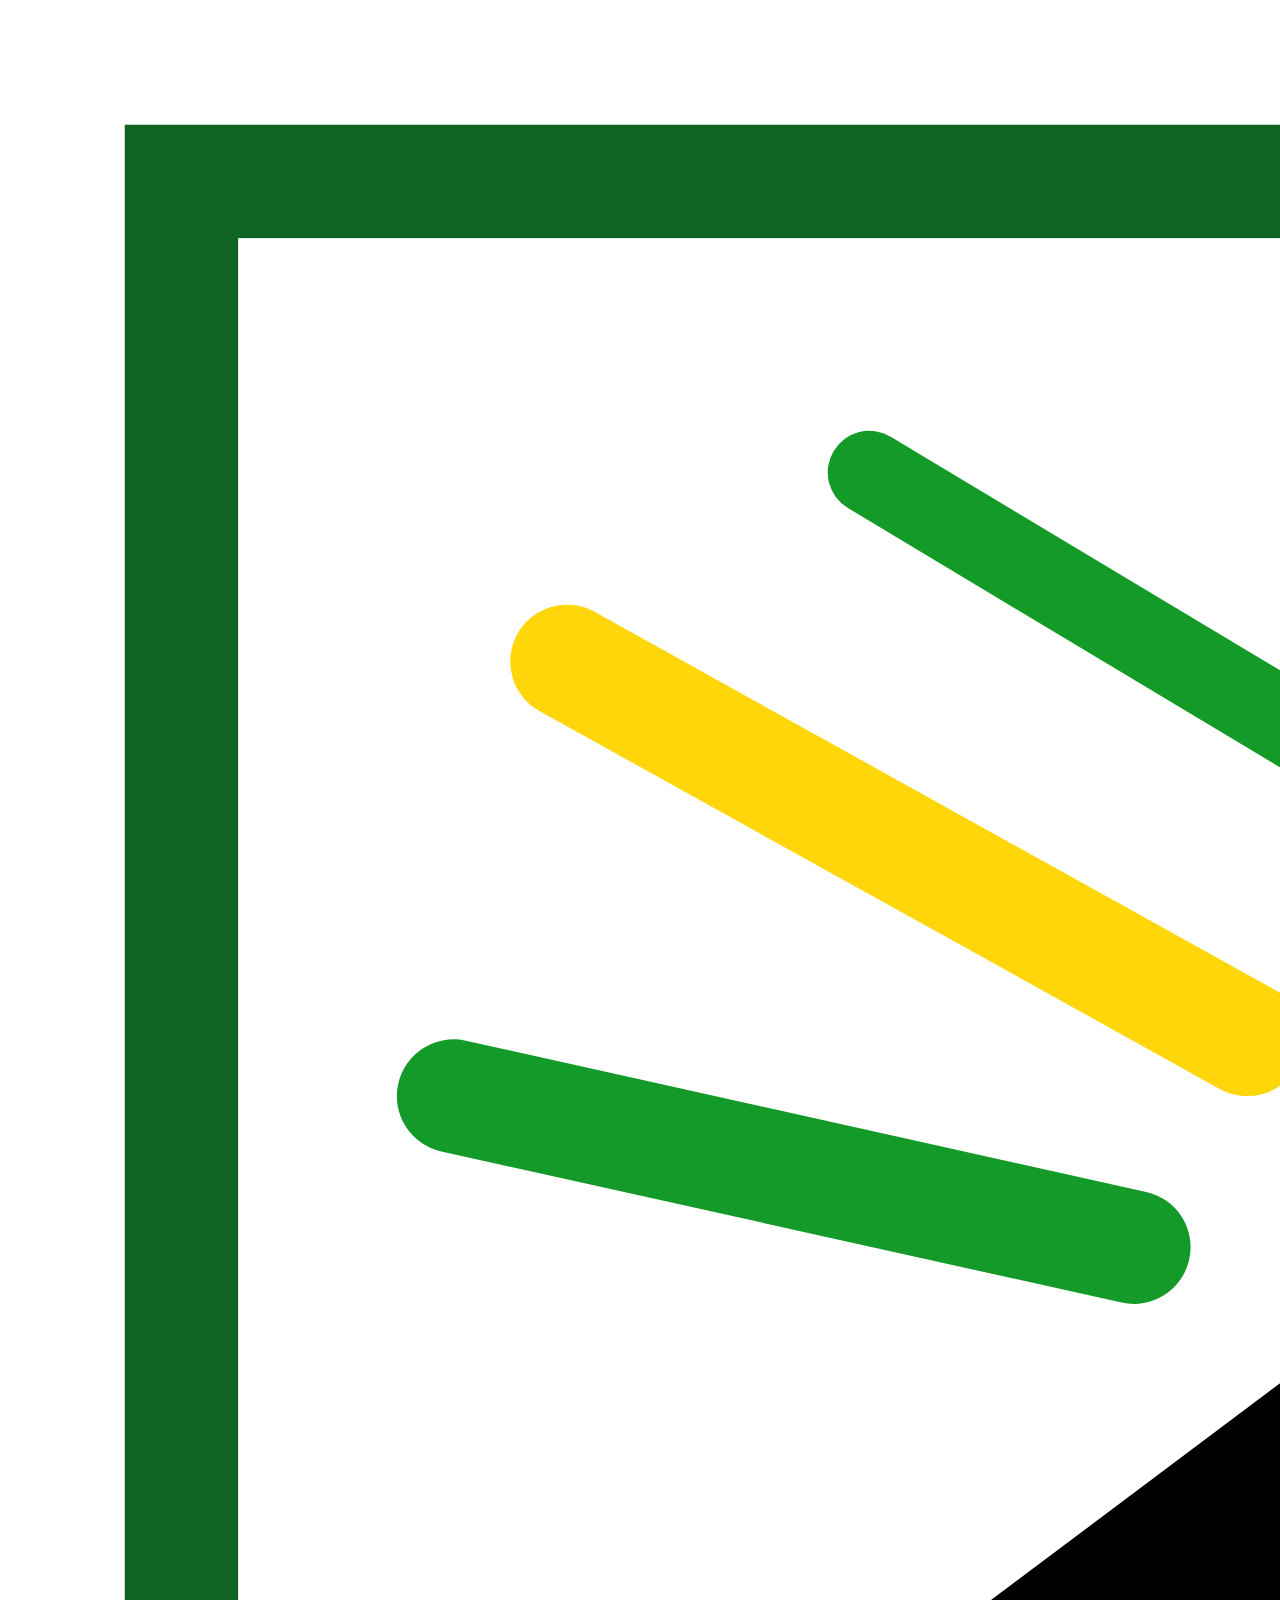
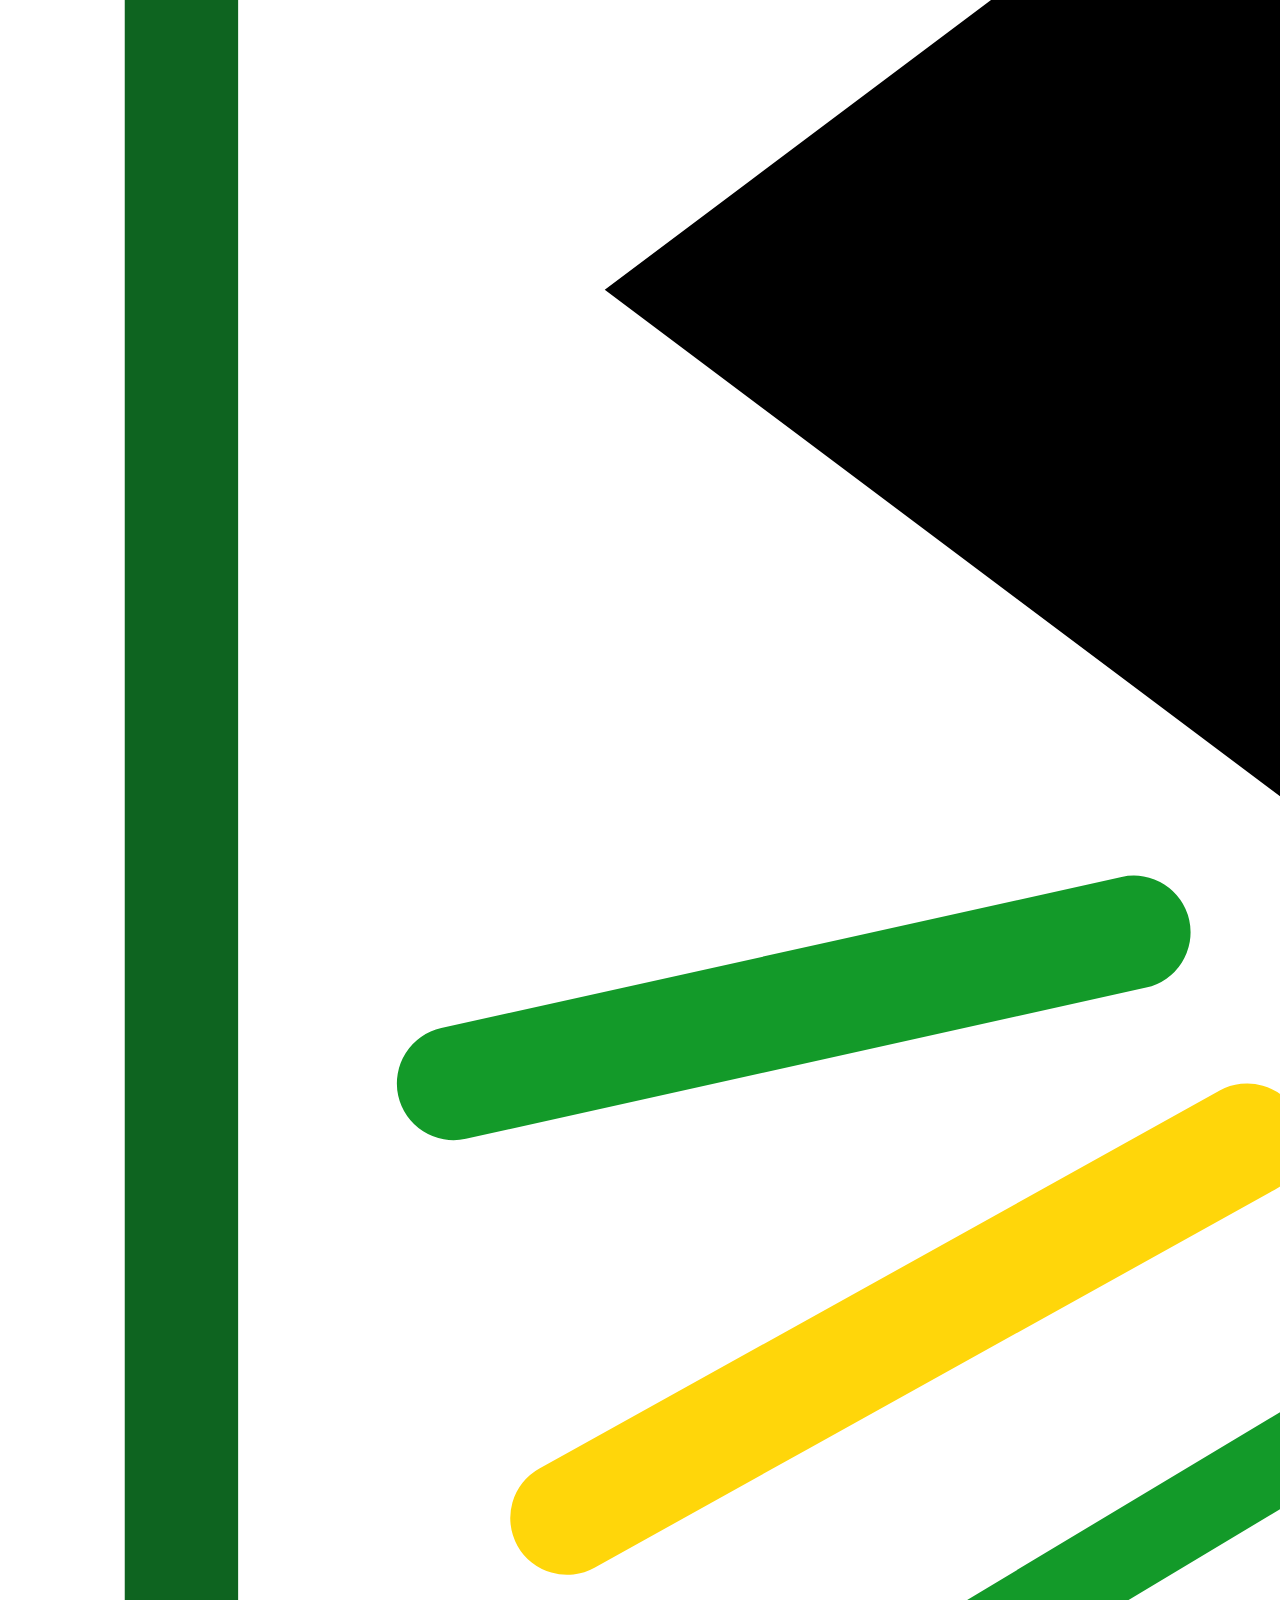
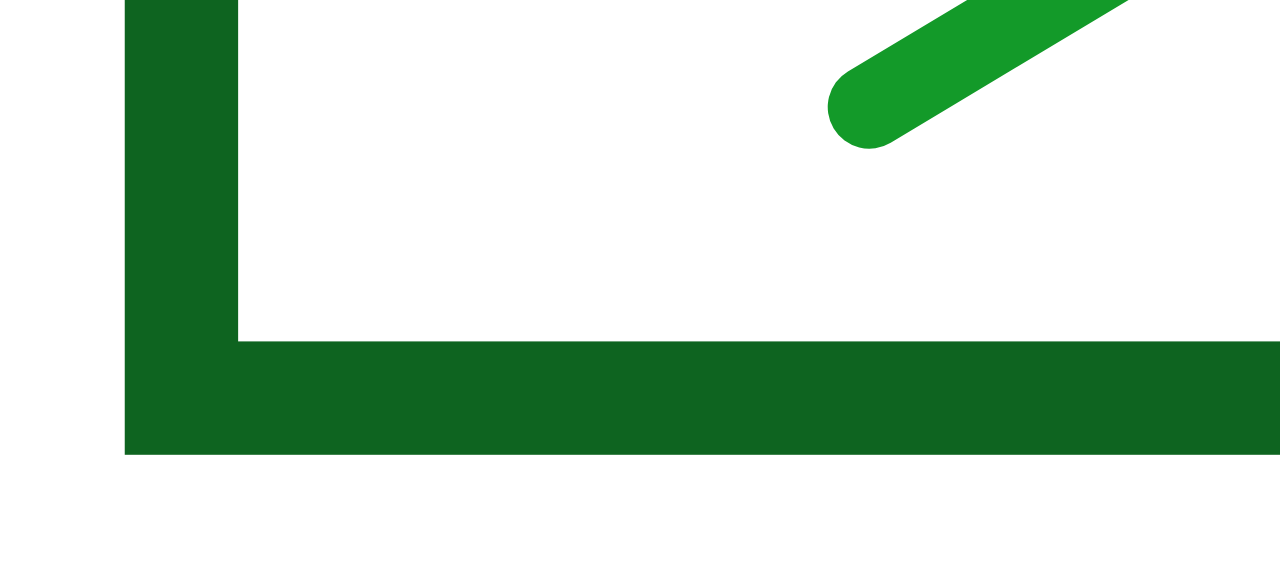
<file: materiale/banner/banner-deschidere-clasic.html>
<!doctype html>
<html lang="ro">
<head>
<meta charset="utf-8">
<title>Banner deschidere — 4200 × 1000 / 1200 mm</title>
<!--
  Banner „S-a deschis piața”, 4,2 m lungime, la dimensiune reală (1 unitate = 1 mm).
  Înălțimea implicită e 1 m; cu ?inaltime=1200 devine 1,2 m (săgeata crește, pastila e mai înaltă).
  Săgeata e implicit în stânga; cu ?sageata=dreapta în adresă se mută în dreapta.
  Dimensiunea textelor se calculează automat ca să umple exact spațiul.
  PDF-ul se generează cu: node materiale/banner/genereaza.js
-->
<link href="https://fonts.googleapis.com/css2?family=Anton&family=Paytone+One&display=block" rel="stylesheet">
<style>
  @page { size: 4200mm 1000mm; margin: 0; }
  * { margin: 0; padding: 0; }
  html, body { width: 4200mm; height: 1000mm; background: #fff; }
  body { -webkit-print-color-adjust: exact; print-color-adjust: exact; }
  svg { display: block; width: 4200mm; height: 1000mm; }
</style>
</head>
<body>
<svg id="b" viewBox="0 0 4200 1000" xmlns="http://www.w3.org/2000/svg">
  <defs>
    <linearGradient id="arrowFill" x1="0" y1="0" x2="0" y2="1">
      <stop offset="0" stop-color="#45c93a"/>
      <stop offset=".55" stop-color="#1f9e2a"/>
      <stop offset="1" stop-color="#0f7a1f"/>
    </linearGradient>
    <linearGradient id="pillFill" x1="0" y1="0" x2="0" y2="1">
      <stop offset="0" stop-color="#17782a"/>
      <stop offset="1" stop-color="#0a5219"/>
    </linearGradient>
  </defs>

  <!-- fundal și chenar -->
  <rect id="bg" width="4200" height="1000" fill="#ffffff"/>
  <rect id="frame" x="48" y="48" width="4104" height="904" fill="none" stroke="#0e6420" stroke-width="30"/>

  <!-- săgeata + liniuțele decorative (se oglindesc pentru varianta dreapta) -->
  <g id="arrowSide">
    <g id="arrow">
      <path id="arrowPath" d="M160 500 L660 125 L660 330 L920 330 L920 670 L660 670 L660 875 Z"/>
    </g>
    <g stroke-linecap="round" fill="none">
      <g id="leftTop">
      <!-- stânga sus -->
      <line x1="150" y1="175" x2="330" y2="275" stroke="#ffd60a" stroke-width="30"/>
      <line x1="120" y1="290" x2="300" y2="330" stroke="#139a29" stroke-width="30"/>
      <line x1="230" y1="125" x2="380" y2="215" stroke="#139a29" stroke-width="22"/>
      </g>
      <g id="leftBottom">
      <!-- stânga jos -->
      <line x1="150" y1="825" x2="330" y2="725" stroke="#ffd60a" stroke-width="30"/>
      <line x1="120" y1="710" x2="300" y2="670" stroke="#139a29" stroke-width="30"/>
      <line x1="230" y1="875" x2="380" y2="785" stroke="#139a29" stroke-width="22"/>
      </g>
    </g>
  </g>

  <g id="farSide" stroke-linecap="round" fill="none">
    <!-- dreapta sus -->
    <line x1="4060" y1="130" x2="3955" y2="235" stroke="#ffd60a" stroke-width="30"/>
    <line x1="4085" y1="275" x2="3965" y2="320" stroke="#139a29" stroke-width="28"/>
    <line x1="3960" y1="120" x2="3905" y2="185" stroke="#139a29" stroke-width="20"/>
    <g id="farBottom">
    <!-- dreapta jos -->
    <line x1="4060" y1="870" x2="3955" y2="765" stroke="#ffd60a" stroke-width="30"/>
    <line x1="4085" y1="725" x2="3965" y2="680" stroke="#139a29" stroke-width="28"/>
    <line x1="3960" y1="880" x2="3905" y2="815" stroke="#139a29" stroke-width="20"/>
    </g>
  </g>

  <!-- textul -->
  <g id="title"></g>
  <g id="pill"></g>
</svg>

<script>
(async function () {
  await document.fonts.load('100px "Paytone One"', "ȚȘĂ");
  await document.fonts.load('100px "Anton"');
  await document.fonts.ready;

  var NS = "http://www.w3.org/2000/svg";
  var q = new URLSearchParams(location.search);
  var right = q.get("sageata") === "dreapta";
  // Înălțimea bannerului (mm): 1000 implicit, sau ce vine din ?inaltime=
  var H = parseInt(q.get("inaltime") || "1000", 10), extra = H - 1000;
  ["html", "body", "svg"].forEach(function (s) { document.querySelector(s).style.height = H + "mm"; });
  // mărimea paginii PDF trebuie să urmeze și ea înălțimea aleasă
  var pageStyle = document.createElement("style");
  pageStyle.textContent = "@page { size: 4200mm " + H + "mm; margin: 0; }";
  document.head.appendChild(pageStyle);
  var svg = document.getElementById("b");
  svg.setAttribute("viewBox", "0 0 4200 " + H);
  document.getElementById("bg").setAttribute("height", H);
  document.getElementById("frame").setAttribute("height", H - 96);
  // liniuțele de jos coboară în colțurile de jos
  document.getElementById("leftBottom").setAttribute("transform", "translate(0 " + extra + ")");
  document.getElementById("farBottom").setAttribute("transform", "translate(0 " + extra + ")");
  // săgeata rămâne centrată pe înălțime și crește puțin (12% la 1,2 m), cu vârful pe loc
  var k = 1; // săgeata rămâne la aceeași mărime, ca textul să aibă mai mult loc
  function el(name, attrs, parent) {
    var e = document.createElementNS(NS, name);
    for (var k in attrs) e.setAttribute(k, attrs[k]);
    if (parent) parent.appendChild(e);
    return e;
  }
  // Măsurare exactă a literelor (fără spațiul gol de deasupra / dedesubt)
  var ctx = document.createElement("canvas").getContext("2d");
  function metrics(text, family, size, spacing) {
    ctx.font = size + 'px "' + family + '"';
    ctx.letterSpacing = (spacing || 0) * size + "px";
    var m = ctx.measureText(text), h = ctx.measureText("H");
    return { width: m.actualBoundingBoxLeft + m.actualBoundingBoxRight, left: m.actualBoundingBoxLeft, cap: h.actualBoundingBoxAscent };
  }
  // Mărimea fontului la care textul are exact lățimea dorită
  function fit(text, family, width, spacing) {
    return 1000 * width / metrics(text, family, 1000, spacing).width;
  }

  // Săgeata: contur verde închis, linie albă, interior în degrade
  var p = document.getElementById("arrowPath").getAttribute("d");
  var arrow = document.getElementById("arrow");
  arrow.innerHTML = "";
  el("path", { d: p, fill: "none", stroke: "#0b5a1c", "stroke-width": 64, "stroke-linejoin": "round" }, arrow);
  el("path", { d: p, fill: "none", stroke: "#ffffff", "stroke-width": 30, "stroke-linejoin": "round" }, arrow);
  el("path", { d: p, fill: "url(#arrowFill)", stroke: "#0b5a1c", "stroke-width": 4, "stroke-linejoin": "round" }, arrow);
  el("path", { d: "M300 500 L640 245 L640 360", fill: "none", stroke: "rgba(255,255,255,.35)", "stroke-width": 14, "stroke-linecap": "round", "stroke-linejoin": "round" }, arrow);
  arrow.setAttribute("transform", "translate(0 " + extra / 2 + ") translate(160 500) scale(" + k + ") translate(-160 -500)");

  // Zona pentru text (între săgeată și liniuțele din capăt)
  // în varianta „dreapta” zona e oglindită exact
  var start = 1010 + (k - 1) * (920 - 160); // textul începe după săgeată
  var x0 = right ? 4200 - 3870 : start, x1 = right ? 4200 - start : 3870;
  if (right) {
    document.getElementById("arrowSide").setAttribute("transform", "translate(4200 0) scale(-1 1)");
    document.getElementById("farSide").setAttribute("transform", "translate(4200 0) scale(-1 1)");
  }
  var w = x1 - x0;

  // Rândul 1: „S-A DESCHIS PIAȚA” — verde, contur galben, umbră
  var t1 = "S-A DESCHIS PIAȚA", f1 = "Paytone One";
  var sp1 = 0.045; // spațiu între litere (din mărimea fontului), ca să nu se lipească literele cu contur
  var s1 = fit(t1, f1, w, sp1), m1 = metrics(t1, f1, s1, sp1);   // cât toată lățimea pastilei
  var base1 = 160 + extra * 0.35 + m1.cap;
  var tx1 = x0 + (w - m1.width) / 2 + m1.left;                     // centrat deasupra pastilei
  var title = document.getElementById("title");
  // Literele roșii se înalță (până la +40%), păstrând linia de bază: vârful urcă spre chenarul de sus
  var pyFixed = 160 + extra * 0.35 + metrics(t1, f1, fit(t1, f1, w - 40, 0.055), 0.055).cap + 120; // pastila rămâne exact unde era
  // Textul din pastilă: aceeași mărime și poziție ca înainte (calculat față de pastila veche)
  var py0 = pyFixed, ph0 = (H - 120) - py0;
  var t2 = "AGROALIMENTARĂ TINERETULUI", f2 = "Anton";
  var s2 = fit(t2, f2, w - 90), m2 = metrics(t2, f2, s2);
  var maxCap = ph0 * 0.62;
  if (m2.cap > maxCap) { s2 = s2 * maxCap / m2.cap; m2 = metrics(t2, f2, s2); }
  var sy = Math.min(1.15, Math.max(1, maxCap / m2.cap));
  var textBase = py0 + ph0 / 2 + m2.cap * sy / 2, textCap = m2.cap * sy;
  // Pastila nouă: puțin mai mică (sus cu 4 cm, jos cu 1,5 cm, nimic pe lățime), textul rămâne pe loc
  var oldPadTop = (textBase - textCap) - py0, oldPadBottom = (py0 + ph0) - textBase;
  var padTop = Math.max(oldPadTop - 40, 68), padBottom = Math.max(oldPadBottom - 15, 60); // loc pentru căciula lui Ă
  var py = textBase - textCap - padTop, ph = (textBase + padBottom) - py, pr = 66;
  var px = x0, pw = w;
  var pyFixedOld = pyFixed; pyFixed = py;              // titlul se raportează la noua margine de sus a pastilei

  // Titlul (cu tot cu virgula de sub Ț) stă la mijloc între chenarul de sus și pastilă,
  // cu același spațiu liber deasupra și dedesubt, și e cât de înalt încape
  ctx.font = s1 + 'px "' + f1 + '"';
  var desc = ctx.measureText("Ț").actualBoundingBoxDescent;          // cât coboară virgula
  // mai mult loc deasupra, mai puțin dedesubt => titlul stă puțin mai jos
  var frameIn = 63, pillTop = pyFixed - 11, ol = 14, spaceTop = 54, spaceBottom = 24; // mm (jos include umbra virgulei)
  var avail = (pillTop - ol - spaceBottom) - (frameIn + ol + spaceTop);
  var sy1 = Math.min(1.7, Math.max(1, avail / (m1.cap + desc)));
  var used = (m1.cap + desc) * sy1;
  base1 = frameIn + ol + spaceTop + (avail - used) / 2 + m1.cap * sy1;
  title.setAttribute("transform", "translate(0 " + base1 + ") scale(1 " + sy1 + ") translate(0 " + (-base1) + ")");
  // conturul rămâne la fel de gros pe orizontală și pe verticală
  var unit = svg.getScreenCTM().a;                     // px pe mm pe ecran
  var outline = { "vector-effect": "non-scaling-stroke", "stroke-width": 28 * unit, "stroke-linejoin": "round" };
  var common1 = { x: tx1, y: base1, "font-family": f1, "font-size": s1, "letter-spacing": s1 * sp1 };
  // „S-A DESCHIS” cu roșu, „PIAȚA” cu verde (ca înainte); fiecare cu umbra lui
  var parts = [
    { text: "S-A DESCHIS ", color: "#d7261e", shadow: "#6e1410" },
    { text: "PIAȚA",        color: "#0e6420", shadow: "#0b4a17" }
  ];
  function layer(attrs, colorKey, withStroke) {
    var t = el("text", Object.assign({}, common1, attrs), title);
    parts.forEach(function (pt) {
      var c = colorKey ? pt[colorKey] : attrs.fill;
      // „vector-effect” nu se moștenește, așa că îl punem pe fiecare cuvânt
      var span = el("tspan", withStroke ? { fill: c, stroke: c, "vector-effect": "non-scaling-stroke", "stroke-width": 28 * unit } : { fill: c }, t);
      span.textContent = pt.text;
    });
  }
  layer(Object.assign({}, outline, { x: tx1 + 12, y: base1 + 14 / sy1 }), "shadow", true); // umbra
  el("text", Object.assign({}, common1, outline, { fill: "#ffd60a", stroke: "#ffd60a" }), title).textContent = t1; // conturul galben
  layer({}, "color", false);                                                              // literele

  // Rândul 2: pastila verde cu „AGROALIMENTARĂ TINERETULUI”
  var pill = document.getElementById("pill");
  el("rect", { x: px + 14, y: py + 18, width: pw, height: ph, rx: pr, fill: "#0b4a17" }, pill);
  el("rect", { x: px, y: py, width: pw, height: ph, rx: pr, fill: "url(#pillFill)", stroke: "#ffd60a", "stroke-width": 22 }, pill);
  el("text", { x: x0 + (w - m2.width) / 2 + m2.left, y: 0, "font-family": f2, "font-size": s2, fill: "#ffffff",
    transform: "translate(0 " + textBase + ") scale(1 " + sy + ")" }, pill).textContent = t2;

  window.__gata = true;
})();
</script>
</body>
</html>
</file>
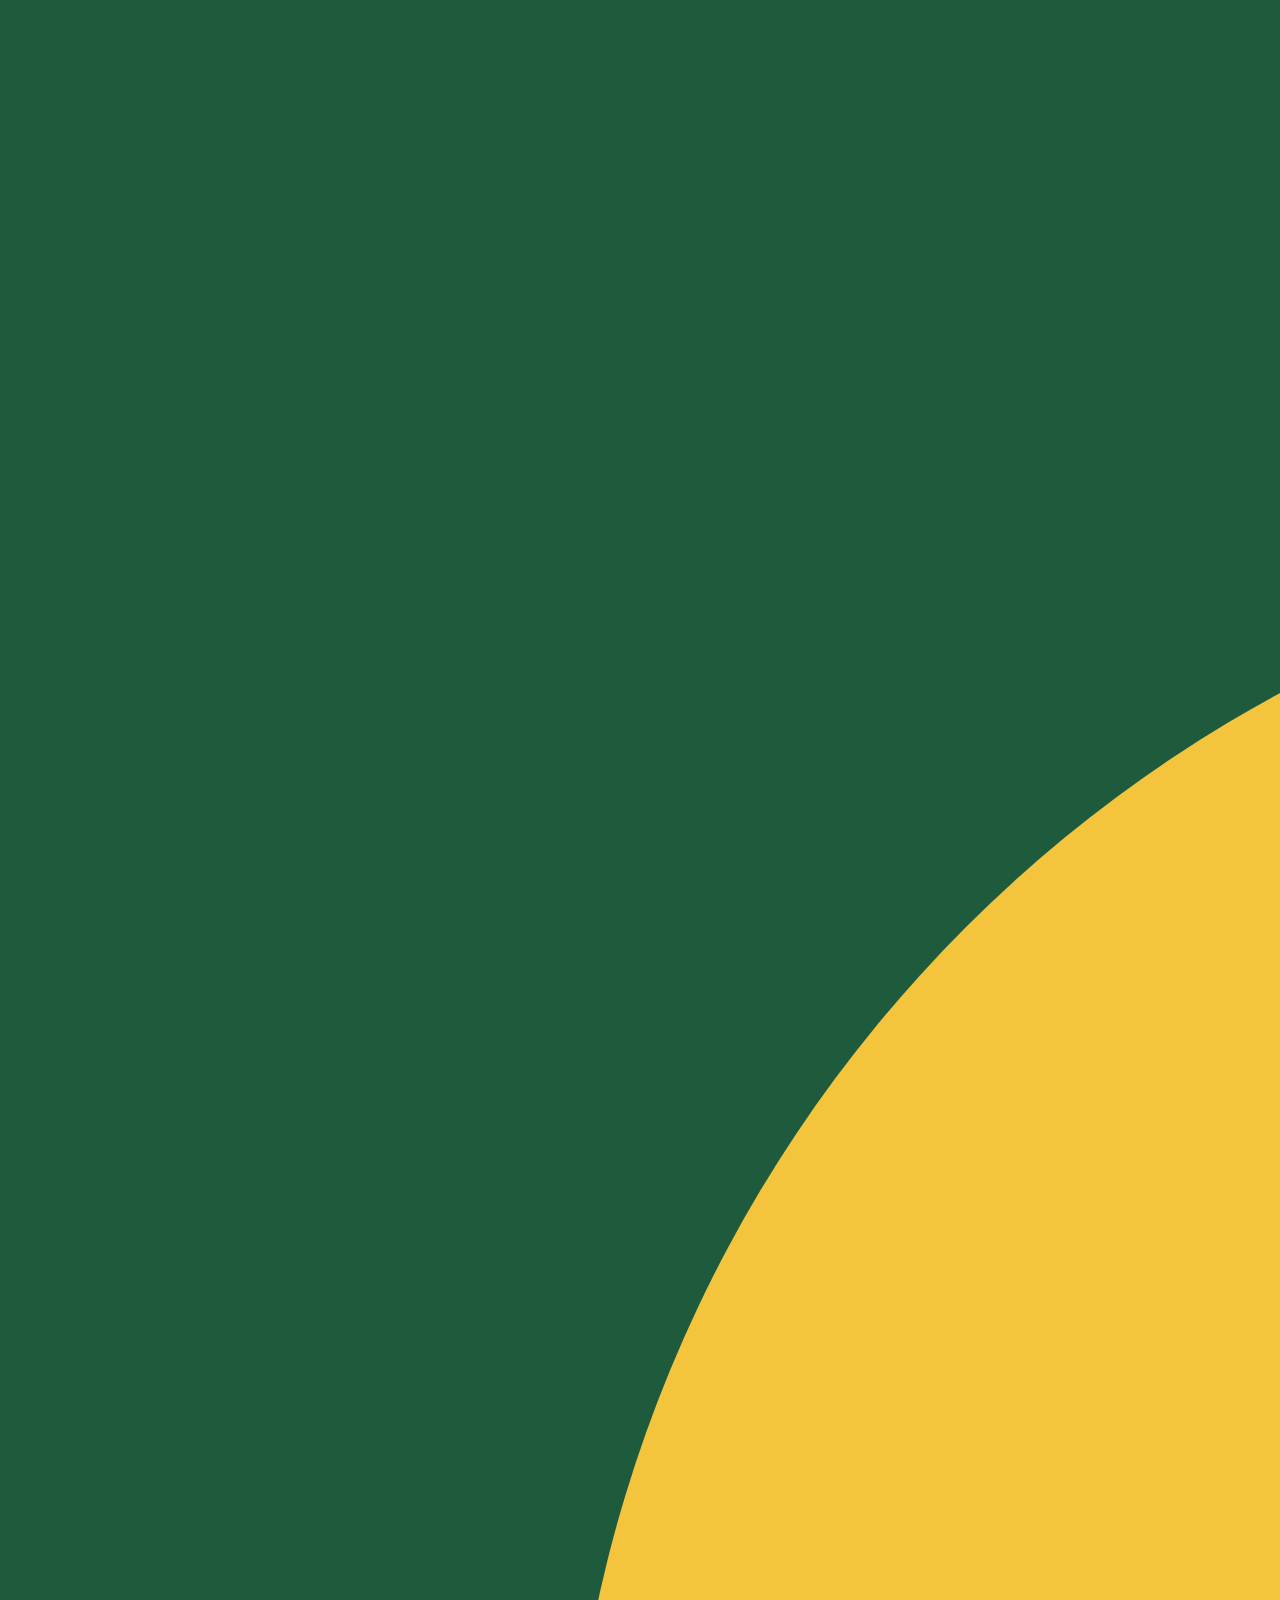
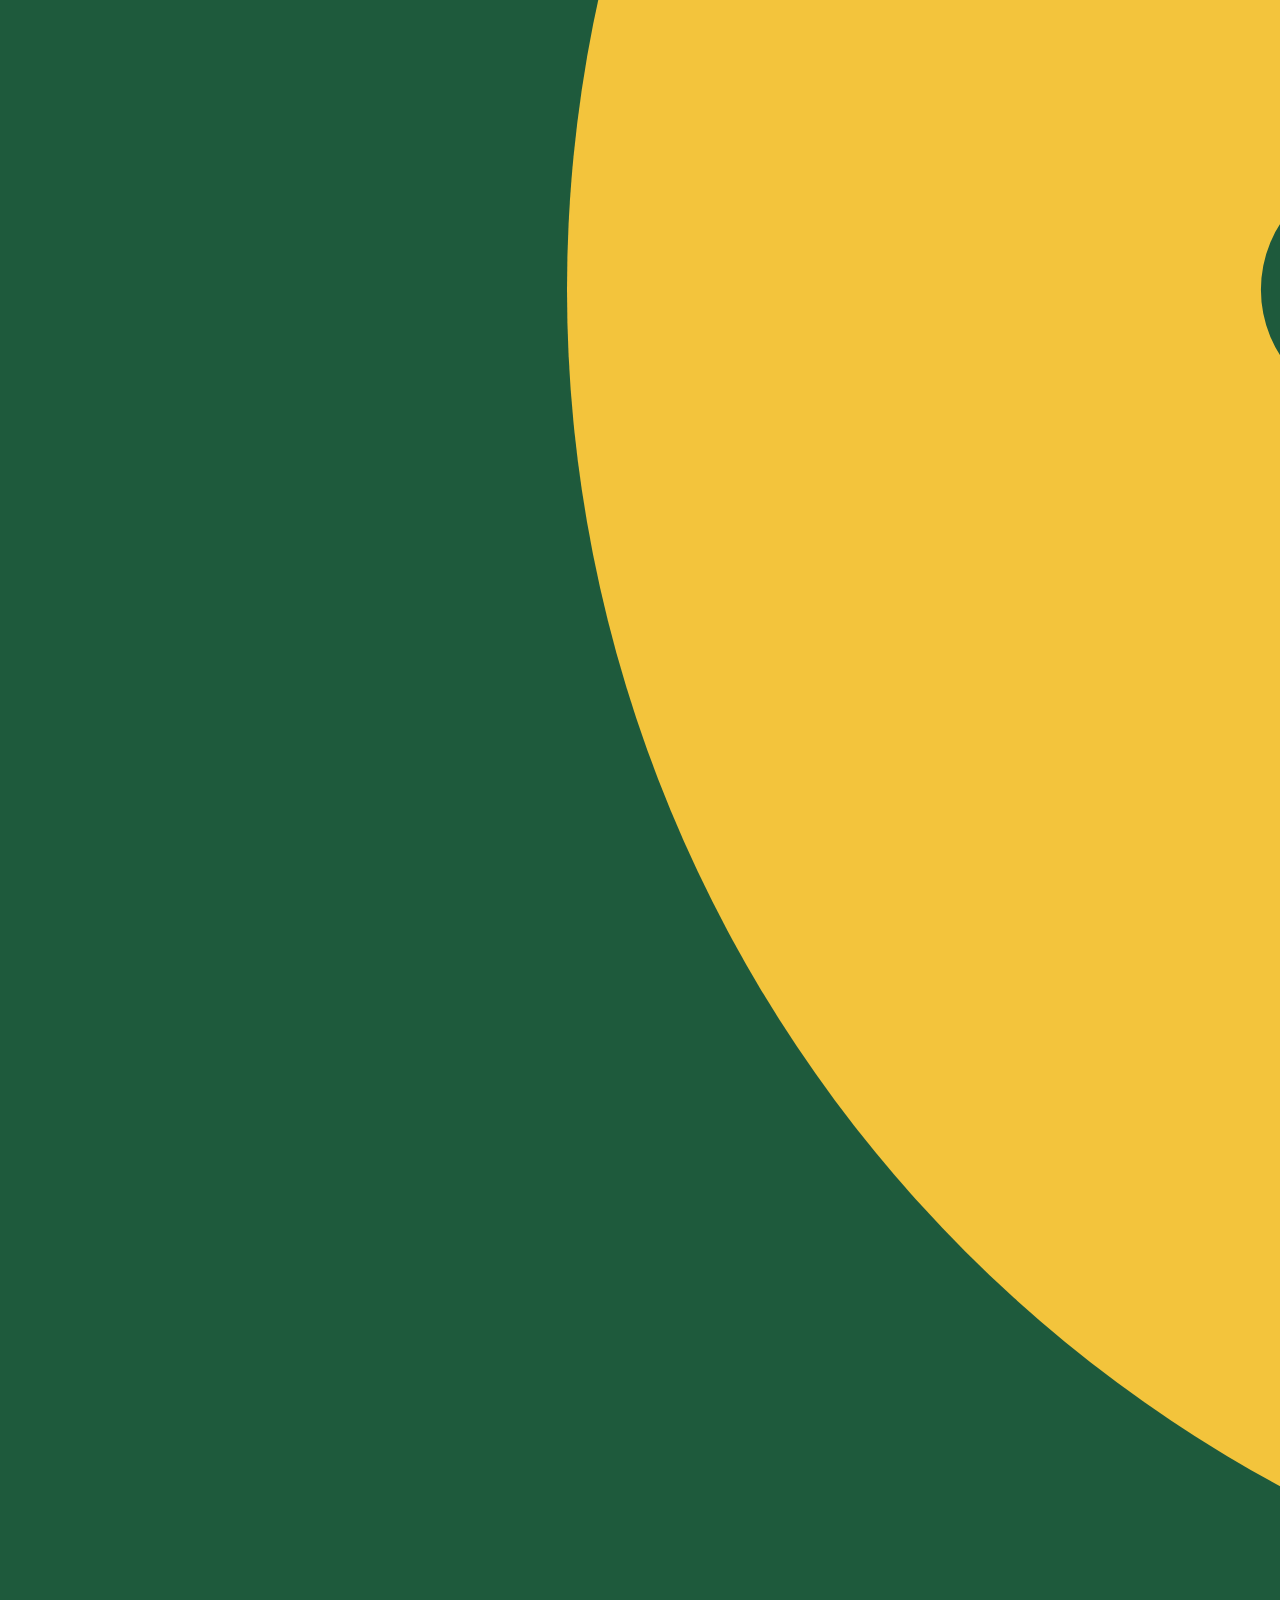
<file: materiale/banner/banner-deschidere.html>
<!doctype html>
<html lang="ro">
<head>
<meta charset="utf-8">
<title>Banner deschidere — 4200 × 1000 mm</title>
<!--
  Banner „S-a deschis Piața Tineretului”, 4,2 m × 1 m, la dimensiune reală (1:1, măsuri în mm).
  Săgeata e implicit în stânga; cu ?sageata=dreapta în adresă se mută în dreapta.
  Rândul mare („Piața Tineretului”) își calculează singur mărimea ca să umple exact lățimea.
  PDF-ul se generează cu: node materiale/banner/genereaza.js
-->
<link href="https://fonts.googleapis.com/css2?family=Bricolage+Grotesque:opsz,wght@12..96,600;12..96,700&family=Geist:wght@500;600&display=block" rel="stylesheet">
<style>
  @page { size: 4200mm 1000mm; margin: 0; }
  :root {
    --green: #1e5a3c;
    --green-light: #23613f;
    --yellow: #f3c43c;
    --white: #ffffff;
  }
  * { box-sizing: border-box; margin: 0; padding: 0; }
  html, body { width: 4200mm; height: 1000mm; }
  body { -webkit-print-color-adjust: exact; print-color-adjust: exact; background: var(--green); }

  .banner { position: relative; width: 4200mm; height: 1000mm; overflow: hidden; background: var(--green); color: var(--white); }

  /* frunza din logo, mare, ca element de fundal (tăiată de margine) */
  .watermark { position: absolute; top: -230mm; right: -330mm; width: 1500mm; height: 1500mm; }
  .watermark path { fill: none; stroke: var(--green-light); stroke-width: 1.5; stroke-linecap: round; stroke-linejoin: round; }

  /* săgeata în cerc */
  .arrow { position: absolute; top: 140mm; left: 150mm; width: 720mm; height: 720mm; }
  .arrow circle { fill: var(--yellow); }
  .arrow path { fill: none; stroke: var(--green); stroke-width: 18; stroke-linecap: round; stroke-linejoin: round; }

  /* textul */
  .text {
    position: absolute; top: 0; bottom: 0; left: 1040mm; right: 160mm;
    display: flex; flex-direction: column; justify-content: center;
  }
  .kicker {
    font: 600 175mm/1 "Bricolage Grotesque", sans-serif; letter-spacing: -4mm;
    color: var(--yellow);
    margin-bottom: 30mm;
  }
  .name {
    font: 600 330mm/0.9 "Bricolage Grotesque", sans-serif; letter-spacing: -10mm;
    white-space: nowrap;
    margin-left: -10mm;
  }
  .meta {
    margin-top: 72mm;
    display: flex; align-items: center; gap: 36mm;
    font: 500 66mm/1 "Geist", sans-serif; color: rgba(255, 255, 255, .88);
    white-space: nowrap;
  }
  .meta b { font-weight: 600; color: var(--white); letter-spacing: 7mm; }
  .meta i { width: 16mm; height: 16mm; border-radius: 50%; background: var(--yellow); display: block; flex: none; }

  /* varianta cu săgeata în dreapta */
  .right .arrow { left: auto; right: 150mm; }
  .right .arrow svg { transform: scaleX(-1); }
  .right .text { left: 160mm; right: 1040mm; }
  .right .watermark { right: auto; left: -330mm; transform: scaleX(-1); }
</style>
</head>
<body>
  <div class="banner" id="banner">
    <svg class="watermark" viewBox="0 0 32 32" aria-hidden="true"><path d="M9 23c0-8.3 5.7-14 14-14 0 8.3-5.7 14-14 14Z"/><path d="M9 23l8-8"/></svg>

    <div class="arrow"><svg viewBox="0 0 200 200" width="100%" height="100%" aria-hidden="true">
      <circle cx="100" cy="100" r="100"/>
      <path d="M140 100 H62 M98 62 L60 100 L98 138"/>
    </svg></div>

    <div class="text">
      <p class="kicker">S-a deschis</p>
      <h1 class="name" id="name">Piața Tineretului</h1>
      <p class="meta"><b>AGROALIMENTARĂ</b><i></i>Producători locali<i></i>Str. Tineretului 30, Dudu</p>
    </div>
  </div>

<script>
(async function () {
  if (new URLSearchParams(location.search).get("sageata") === "dreapta") document.getElementById("banner").classList.add("right");
  await document.fonts.load('600 100px "Bricolage Grotesque"', "ȚȘĂ");
  await document.fonts.load('500 100px "Geist"', "ȚȘĂ");
  await document.fonts.ready;

  // „Piața Tineretului” umple exact lățimea zonei de text
  var name = document.getElementById("name"), box = name.parentElement;
  var target = box.clientWidth;
  var r = document.createRange(); r.selectNodeContents(name);
  var size = parseFloat(getComputedStyle(name).fontSize);
  var ls = parseFloat(getComputedStyle(name).letterSpacing) / size;
  var w = r.getBoundingClientRect().width;
  size = size * target / w;
  name.style.fontSize = size + "px";
  name.style.letterSpacing = ls * size + "px";

  // rândul de jos nu are voie să fie mai lat decât numele
  var meta = document.querySelector(".meta"), rm = document.createRange(); rm.selectNodeContents(meta);
  var mw = rm.getBoundingClientRect().width;
  if (mw > target) meta.style.fontSize = parseFloat(getComputedStyle(meta).fontSize) * target / mw + "px";

  window.__gata = true;
})();
</script>
</body>
</html>
</file>
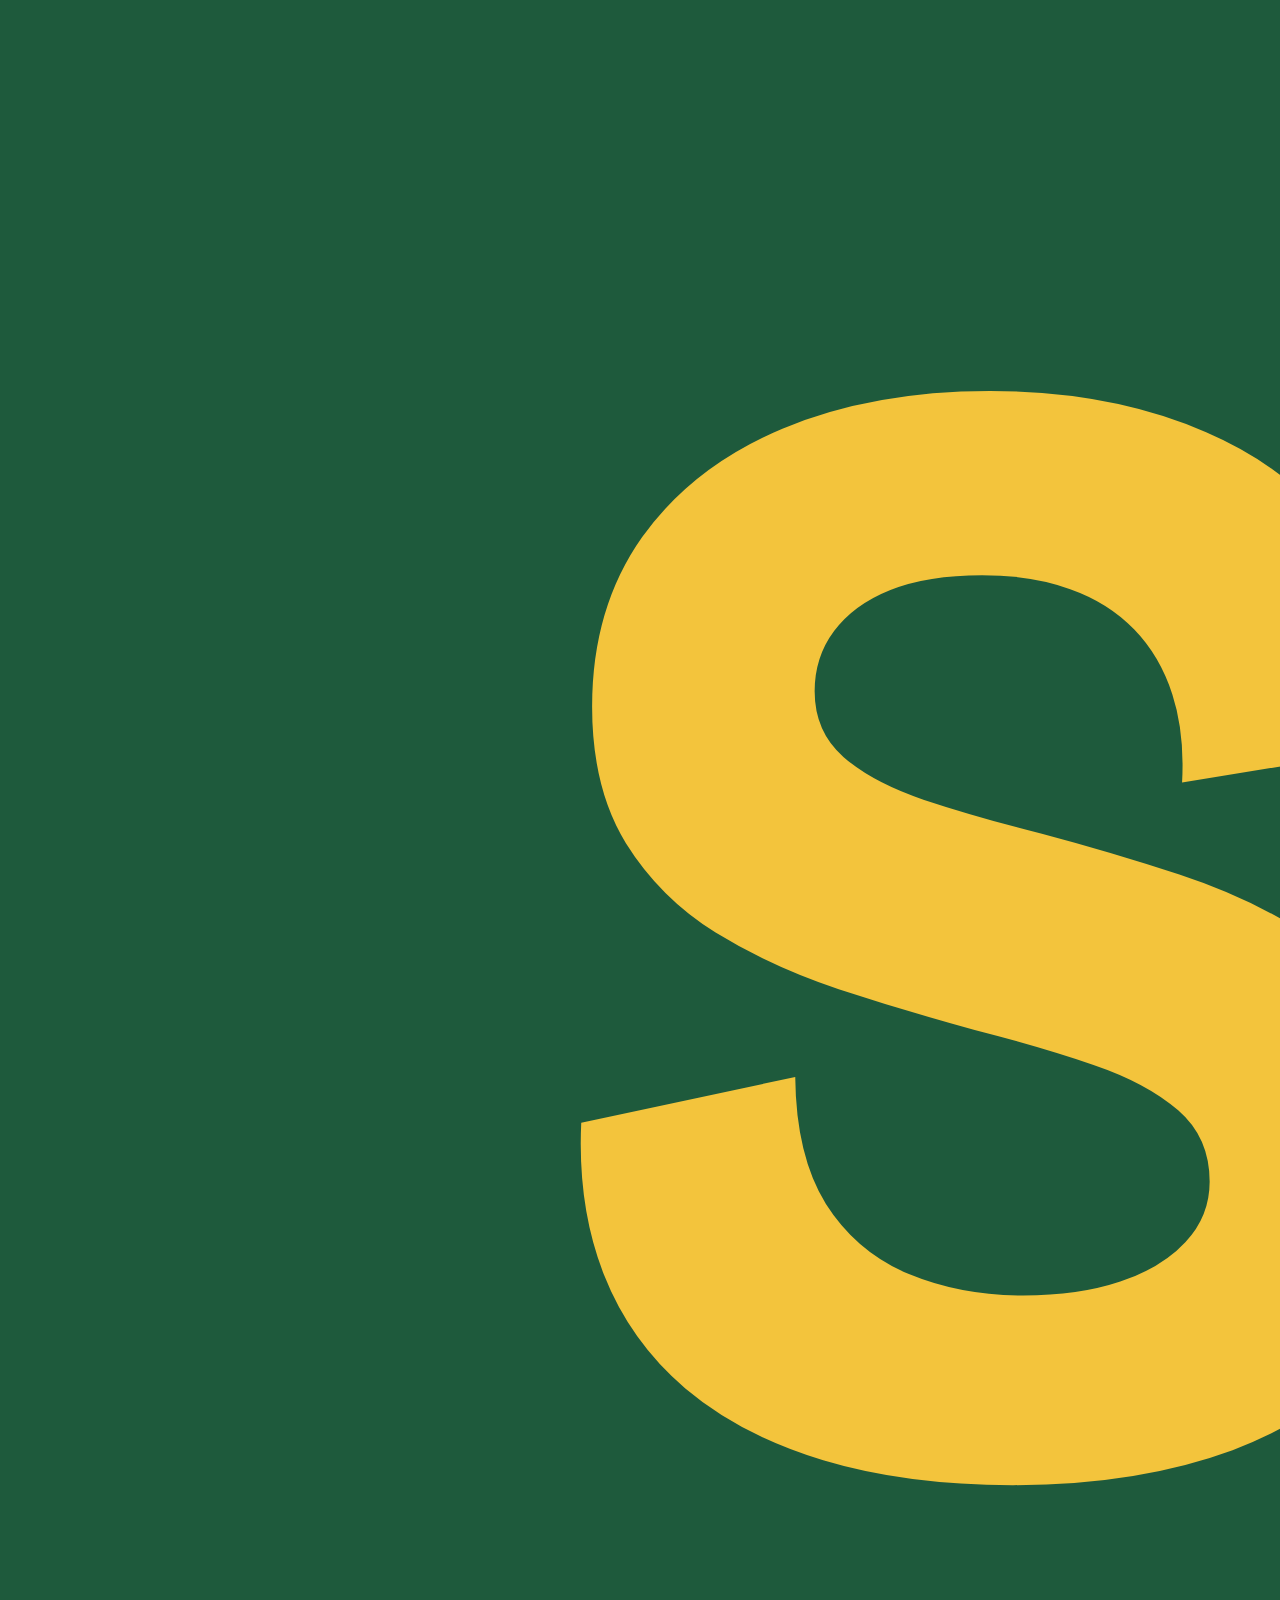
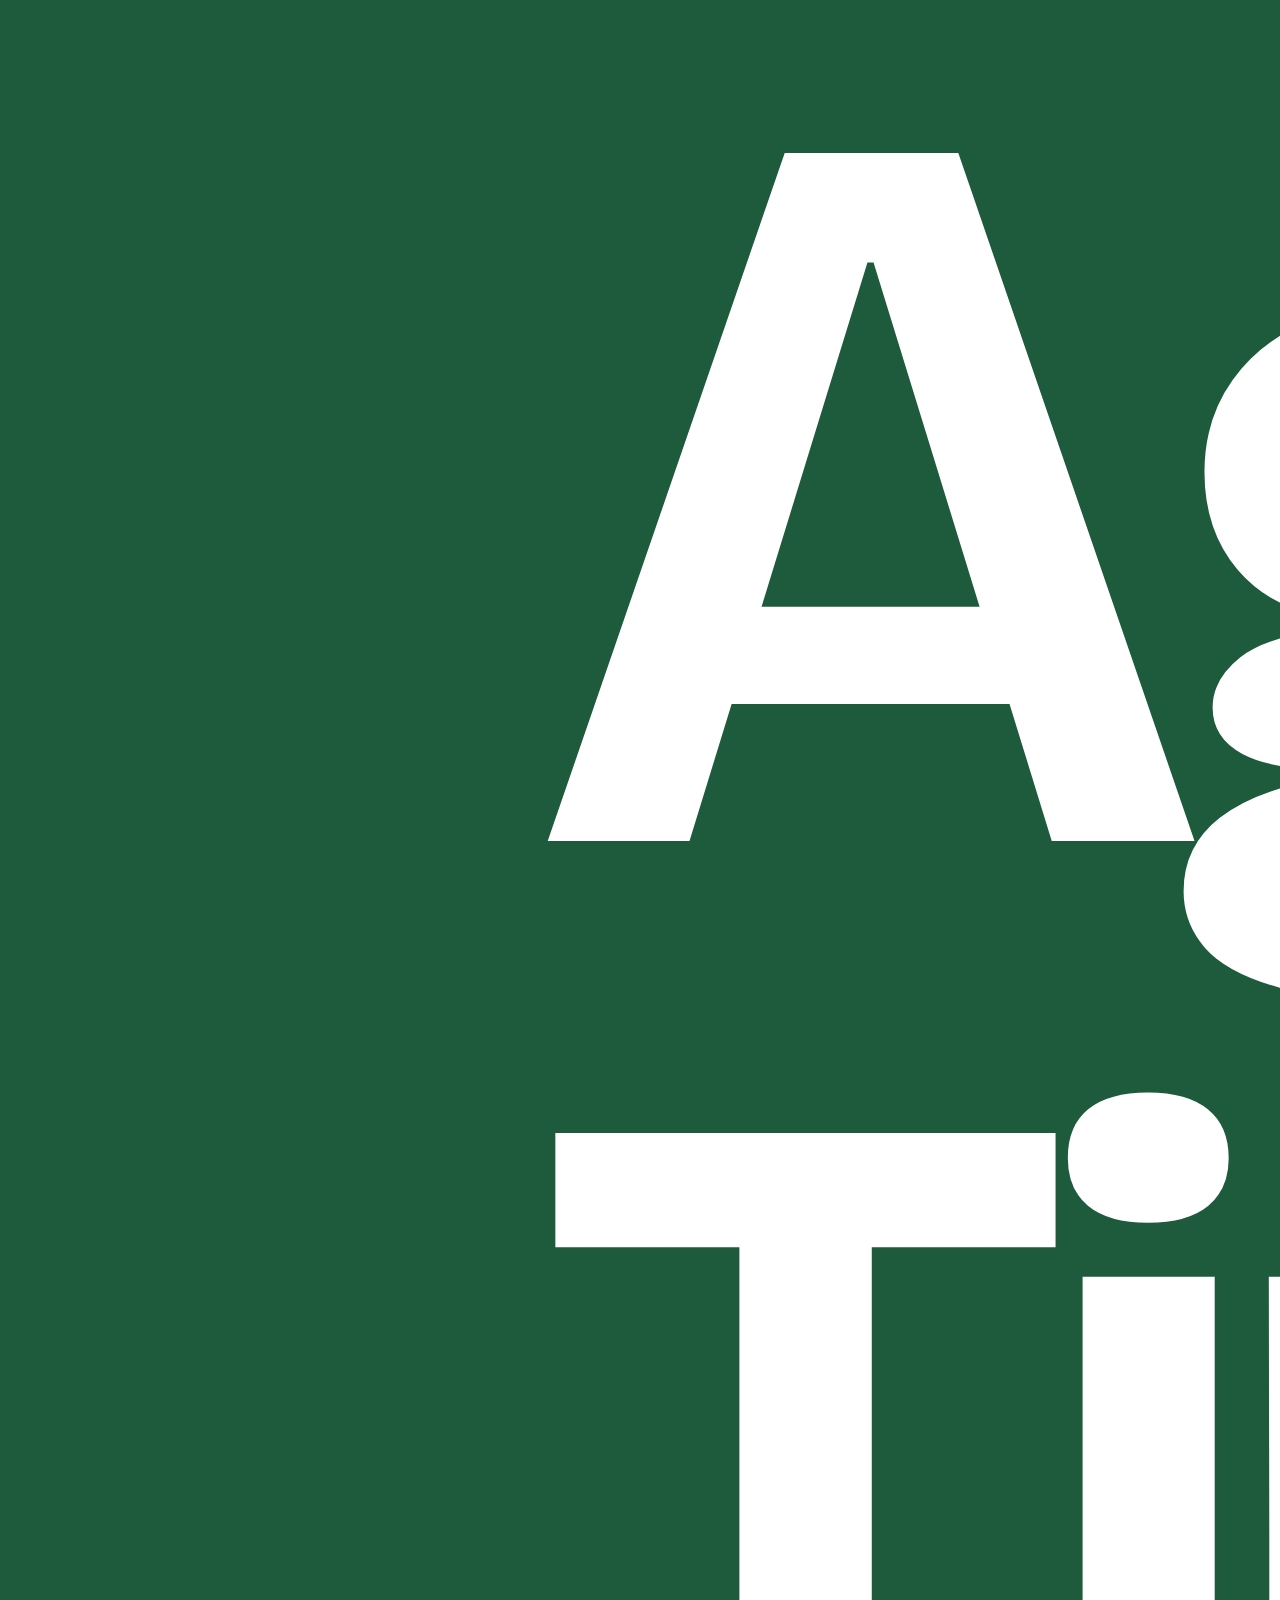
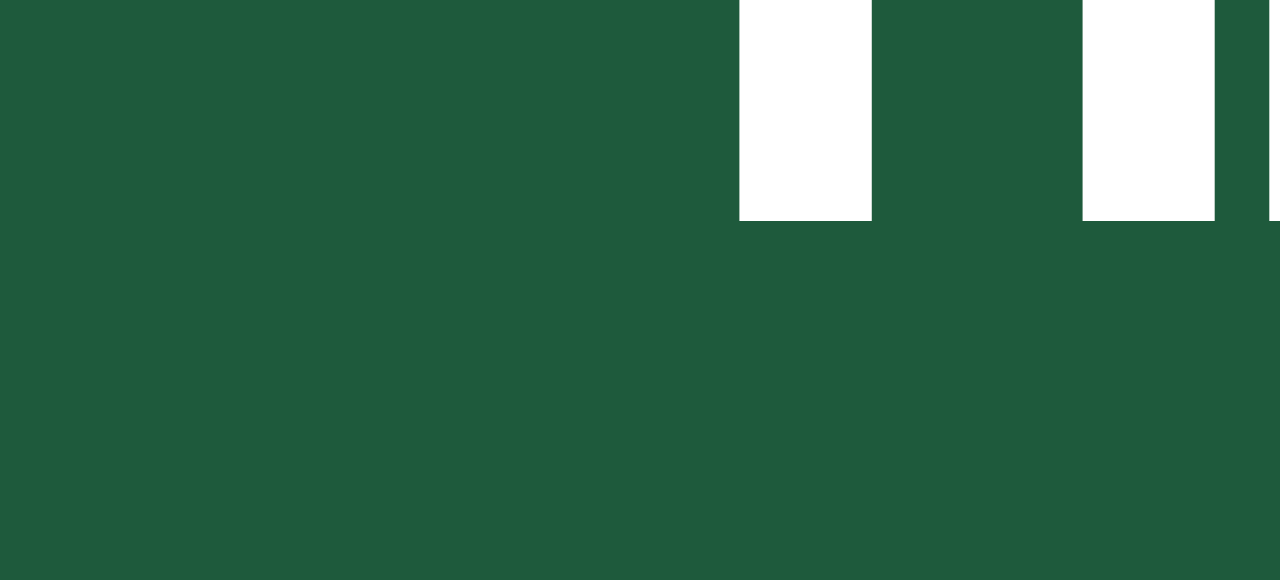
<file: materiale/banner/banner.html>
<!doctype html>
<html lang="ro">
<head>
<meta charset="utf-8">
<title>Banner Piața Tineretului — 4200 × 1000 mm</title>
<!--
  Banner pentru tipar: 4,2 m × 1 m (dimensiune reală, 1:1).
  Toate măsurile sunt în milimetri. Textele importante stau la cel puțin
  80 mm de margine, ca să nu fie atinse de tiv sau de capse.
  Variante cu săgeată: ?sageata=stanga sau ?sageata=dreapta în adresă
  (la „dreapta” bannerul e oglindit, ca săgeata să fie la marginea din dreapta).
  PDF-ul se generează cu scriptul genereaza.js din același folder.
-->
<link href="https://fonts.googleapis.com/css2?family=Bricolage+Grotesque:opsz,wght@12..96,500;12..96,600;12..96,700&family=Geist:wght@400;500;600&display=block" rel="stylesheet">
<style>
  @page { size: 4200mm 1000mm; margin: 0; }
  :root {
    --green: #1e5a3c;
    --green-dark: #16241b;
    --cream: #f6f5f1;
    --ink: #16201a;
    --muted: #4f5a52;
    --accent: #d9472b;
    --mustard: #e9b44c;
    --yellow: #f3c43c;

    /* culorile variantei (tema implicită: verde) */
    --left-bg: var(--green); --left-ink: #fff; --hl: var(--yellow);
    --right-bg: var(--cream); --right-ink: var(--ink); --right-muted: var(--muted);
    --rule: #d4d1c5; --rule-strong: var(--ink);
    --stripe: var(--accent); --circle: var(--yellow); --arrow-ink: var(--green); --pin: var(--accent);
  }
  /* Variante de culori: ?tema=alb | galben | inchis */
  .banner[data-tema="alb"] {
    --left-bg: #f6f5f1; --left-ink: #16241b; --hl: #d9472b;
    --right-bg: #1e5a3c; --right-ink: #fff; --right-muted: rgba(255,255,255,.75);
    --rule: rgba(255,255,255,.25); --rule-strong: #fff;
    --stripe: #f3c43c; --circle: #1e5a3c; --arrow-ink: #fff; --pin: #f3c43c;
  }
  .banner[data-tema="galben"] {
    --left-bg: #f3c43c; --left-ink: #16241b; --hl: #b8321f;
    --right-bg: #16241b; --right-ink: #fff; --right-muted: rgba(255,255,255,.75);
    --rule: rgba(255,255,255,.22); --rule-strong: #f3c43c;
    --stripe: #b8321f; --circle: #16241b; --arrow-ink: #f3c43c; --pin: #f3c43c;
  }
  .banner[data-tema="inchis"] {
    --left-bg: #16241b; --left-ink: #fff; --hl: #f3c43c;
    --right-bg: #1e5a3c; --right-ink: #fff; --right-muted: rgba(255,255,255,.75);
    --rule: rgba(255,255,255,.22); --rule-strong: #f3c43c;
    --stripe: #f3c43c; --circle: #f3c43c; --arrow-ink: #16241b; --pin: #f3c43c;
  }
  * { box-sizing: border-box; margin: 0; padding: 0; }
  html, body { width: 4200mm; height: 1000mm; }
  body { font-family: "Geist", sans-serif; -webkit-print-color-adjust: exact; print-color-adjust: exact; }

  .banner { position: relative; width: 4200mm; height: 1000mm; overflow: hidden; display: flex; }

  /* ---------- Partea stângă: numele pieței ---------- */
  .left {
    position: relative; flex: 1; min-width: 0; height: 100%; /* min-width: 0 = panoul nu se lărgește după text */
    background: var(--left-bg); color: var(--left-ink);
    padding: 95mm 120mm 95mm 150mm;
    display: flex; flex-direction: column; justify-content: space-between;
  }

  /* Textul mare, pe trei rânduri, care umplu tot panoul verde:
       sus:      „S-a deschis Piața” — galben, gros, pe toată lățimea (să sară în ochi)
       mijloc:   „Agroalimentară”    — alb
       jos:      „Tineretului”       — alb, aceeași mărime cu rândul din mijloc
     Mărimile se calculează automat (scriptul de jos) ca textul să umple lățimea și înălțimea. */
  .name {
    font: 600 230mm/0.8 "Bricolage Grotesque", sans-serif;
    margin-left: -0.03em;
  }
  .name span { display: block; white-space: nowrap; letter-spacing: -0.03em; }
  .name .y { font-weight: 700; color: var(--hl); }
  .name .l2 { margin-top: 0.1em; }  /* loc pentru căciula lui Ă */
  .name .l3 { margin-top: 0.14em; } /* loc pentru coada lui g */

  .cats {
    display: flex; align-items: center; gap: 42mm;
    font: 500 64mm/1 "Geist", sans-serif; color: rgba(255, 255, 255, .9);
    white-space: nowrap;
  }
  .cats i { width: 22mm; height: 22mm; border-radius: 50%; background: var(--mustard); display: block; }

  /* ---------- Separator ---------- */
  .stripe { width: 46mm; height: 100%; background: var(--stripe); flex: none; }

  /* ---------- Partea dreaptă: program și adresă ---------- */
  .right {
    flex: none; width: 950mm; height: 100%;
    background: var(--right-bg); color: var(--right-ink);
    padding: 95mm 90mm 95mm 100mm;
    display: flex; flex-direction: column; justify-content: space-between;
  }
  .right h2 { font: 600 108mm/0.86 "Bricolage Grotesque", sans-serif; letter-spacing: -3mm; margin-bottom: 26mm; }

  .hours { width: 100%; border-collapse: collapse; font: 500 48mm/1 "Geist", sans-serif; }
  .hours td { padding: 11mm 0; border-top: 2.5mm solid var(--rule); }
  .hours tr:first-child td { border-top: 4mm solid var(--rule-strong); }
  .hours td:last-child { text-align: right; font-weight: 600; font-variant-numeric: tabular-nums; }

  .address {
    display: flex; align-items: center; gap: 20mm;
    font: 600 52mm/1.1 "Geist", sans-serif;
  }
  .address svg { width: 64mm; height: 64mm; flex: none; }
  .address small { display: block; font-weight: 400; color: var(--right-muted); font-size: 41mm; margin-top: 8mm; }
  .address svg path { fill: var(--pin); }
  .address svg circle { fill: var(--right-bg); }

  /* ---------- Săgeata în cerc (doar în variantele cu săgeată) ---------- */
  .arrow { display: none; position: absolute; top: 240mm; width: 520mm; height: 520mm; }
  .arrow circle { fill: var(--circle); }
  .arrow path { fill: none; stroke: var(--arrow-ink); stroke-width: 18; stroke-linecap: round; stroke-linejoin: round; }

  .has-arrow .arrow { display: block; }
  .has-arrow .cats { font-size: 66mm; gap: 34mm; }
  .has-arrow .cats i { width: 20mm; height: 20mm; }

  .arrow-left .left { padding-left: 770mm; }
  .arrow-left .arrow { left: 140mm; }
  .arrow-right .left { padding-right: 770mm; }

  .arrow-right { flex-direction: row-reverse; }
  .arrow-right .arrow { right: 140mm; }
  .arrow-right .arrow svg { transform: scaleX(-1); }
</style>
</head>
<body>
  <div class="banner" id="banner">
    <section class="left">
      <div class="arrow"><svg viewBox="0 0 200 200" width="100%" height="100%" aria-hidden="true">
        <circle cx="100" cy="100" r="100"/>
        <path d="M140 100 H62 M98 62 L60 100 L98 138"/>
      </svg></div>
      <h1 class="name"><span class="l1 y">S-a deschis Piața</span><span class="l2">Agroalimentară</span><span class="l3">Tineretului</span></h1>
    </section>

    <div class="stripe"></div>

    <section class="right">
      <div class="sched">
      <h2>Deschis zilnic</h2>
      <table class="hours">
        <tr><td>Luni</td><td>06:00 – 20:00</td></tr>
        <tr><td>Marți</td><td>06:00 – 20:00</td></tr>
        <tr><td>Miercuri</td><td>06:00 – 20:00</td></tr>
        <tr><td>Joi</td><td>06:00 – 20:00</td></tr>
        <tr><td>Vineri</td><td>06:00 – 20:00</td></tr>
        <tr><td>Sâmbătă</td><td>06:00 – 18:00</td></tr>
        <tr><td>Duminică</td><td>07:00 – 14:00</td></tr>
      </table>
      </div>
      <p class="address">
        <svg viewBox="0 0 24 24" aria-hidden="true"><path d="M12 22s7-6.2 7-12a7 7 0 1 0-14 0c0 5.8 7 12 7 12Z" fill="#d9472b"/><circle cx="12" cy="10" r="2.6" fill="#f6f5f1"/></svg>
        <span>Str. Tineretului 30<small>Dudu, Chiajna · parcare gratuită</small></span>
      </p>
    </section>
  </div>

<script>
(async function () {
  var dir = new URLSearchParams(location.search).get("sageata");
  var b = document.getElementById("banner");
  var tema = new URLSearchParams(location.search).get("tema");
  if (tema) b.setAttribute("data-tema", tema);
  if (dir === "stanga") b.classList.add("has-arrow", "arrow-left");
  if (dir === "dreapta") b.classList.add("has-arrow", "arrow-right");
  await document.fonts.load('600 100px "Bricolage Grotesque"', "ȚȘĂ");
  await document.fonts.load('700 100px "Bricolage Grotesque"', "ȚȘĂ");
  await document.fonts.ready;

  // Textul mare umple lățimea și înălțimea panoului verde
  var left = document.querySelector(".left"), name = document.querySelector(".name");
  var l1 = name.querySelector(".l1"), l2 = name.querySelector(".l2"), l3 = name.querySelector(".l3");
  var cs = getComputedStyle(left);
  var availW = left.clientWidth - parseFloat(cs.paddingLeft) - parseFloat(cs.paddingRight);
  var bottomLimit = left.getBoundingClientRect().bottom - parseFloat(cs.paddingBottom);
  function textWidth(sp) { var r = document.createRange(); r.selectNodeContents(sp); return r.getBoundingClientRect().width; }
  function fs(el) { return parseFloat(getComputedStyle(el).fontSize); }

  // 1) „S-a deschis Piața” cât toată lățimea
  var s1 = fs(l1) * availW / textWidth(l1);
  // 2) „Agroalimentară” și „Tineretului”: aceeași mărime, cel mult cât încape pe lățime
  var s23max = fs(l2) * availW / Math.max(textWidth(l2), textWidth(l3));
  var s23 = s23max;
  function apply() { l1.style.fontSize = s1 + "px"; l2.style.fontSize = s23 + "px"; l3.style.fontSize = s23 + "px"; }
  apply();

  // 3) Aliniere: vârful literelor din primul rând la același nivel cu „Deschis zilnic”
  var ctx = document.createElement("canvas").getContext("2d");
  function capTop(el) {
    var st = getComputedStyle(el), size = parseFloat(st.fontSize);
    ctx.font = st.fontWeight + " " + size + 'px "Bricolage Grotesque"';
    var m = ctx.measureText("H");
    var line = el.firstElementChild || el, r = document.createRange(); r.selectNodeContents(line);
    return r.getClientRects()[0].top + m.fontBoundingBoxAscent - m.actualBoundingBoxAscent;
  }
  function align() { name.style.marginTop = "0px"; name.style.marginTop = (capTop(document.querySelector(".right h2")) - capTop(l1)) + "px"; }

  // 4) Rândurile 2–3 se potrivesc ca ultimul rând să ajungă exact la marginea de jos
  //    (dacă nici așa nu încape, se micșorează și primul rând)
  // baza literelor din „Tineretului” (cuvântul nu are litere care coboară sub rând)
  function baseline(el) {
    var st = getComputedStyle(el);
    ctx.font = st.fontWeight + " " + st.fontSize + ' "Bricolage Grotesque"';
    var r = document.createRange(); r.selectNodeContents(el);
    return r.getClientRects()[0].bottom - ctx.measureText("H").fontBoundingBoxDescent;
  }
  for (var i = 0; i < 12; i++) {
    apply(); align();
    var gap = bottomLimit - baseline(l3);
    if (Math.abs(gap) < 1) break;
    var per = (name.getBoundingClientRect().height) / (s1 * 0.8 + s23 * 1.84); // px de înălțime per px de font
    var next = s23 + gap / (1.84 * per);
    if (next > s23max) { s23 = s23max; apply(); align(); break; }
    if (next < s1 * 0.55) { s1 *= 0.95; s23 = Math.min(s23max, s23); continue; }
    s23 = next;
  }

  window.__gata = true;
})();
</script>
</body>
</html>
</file>
